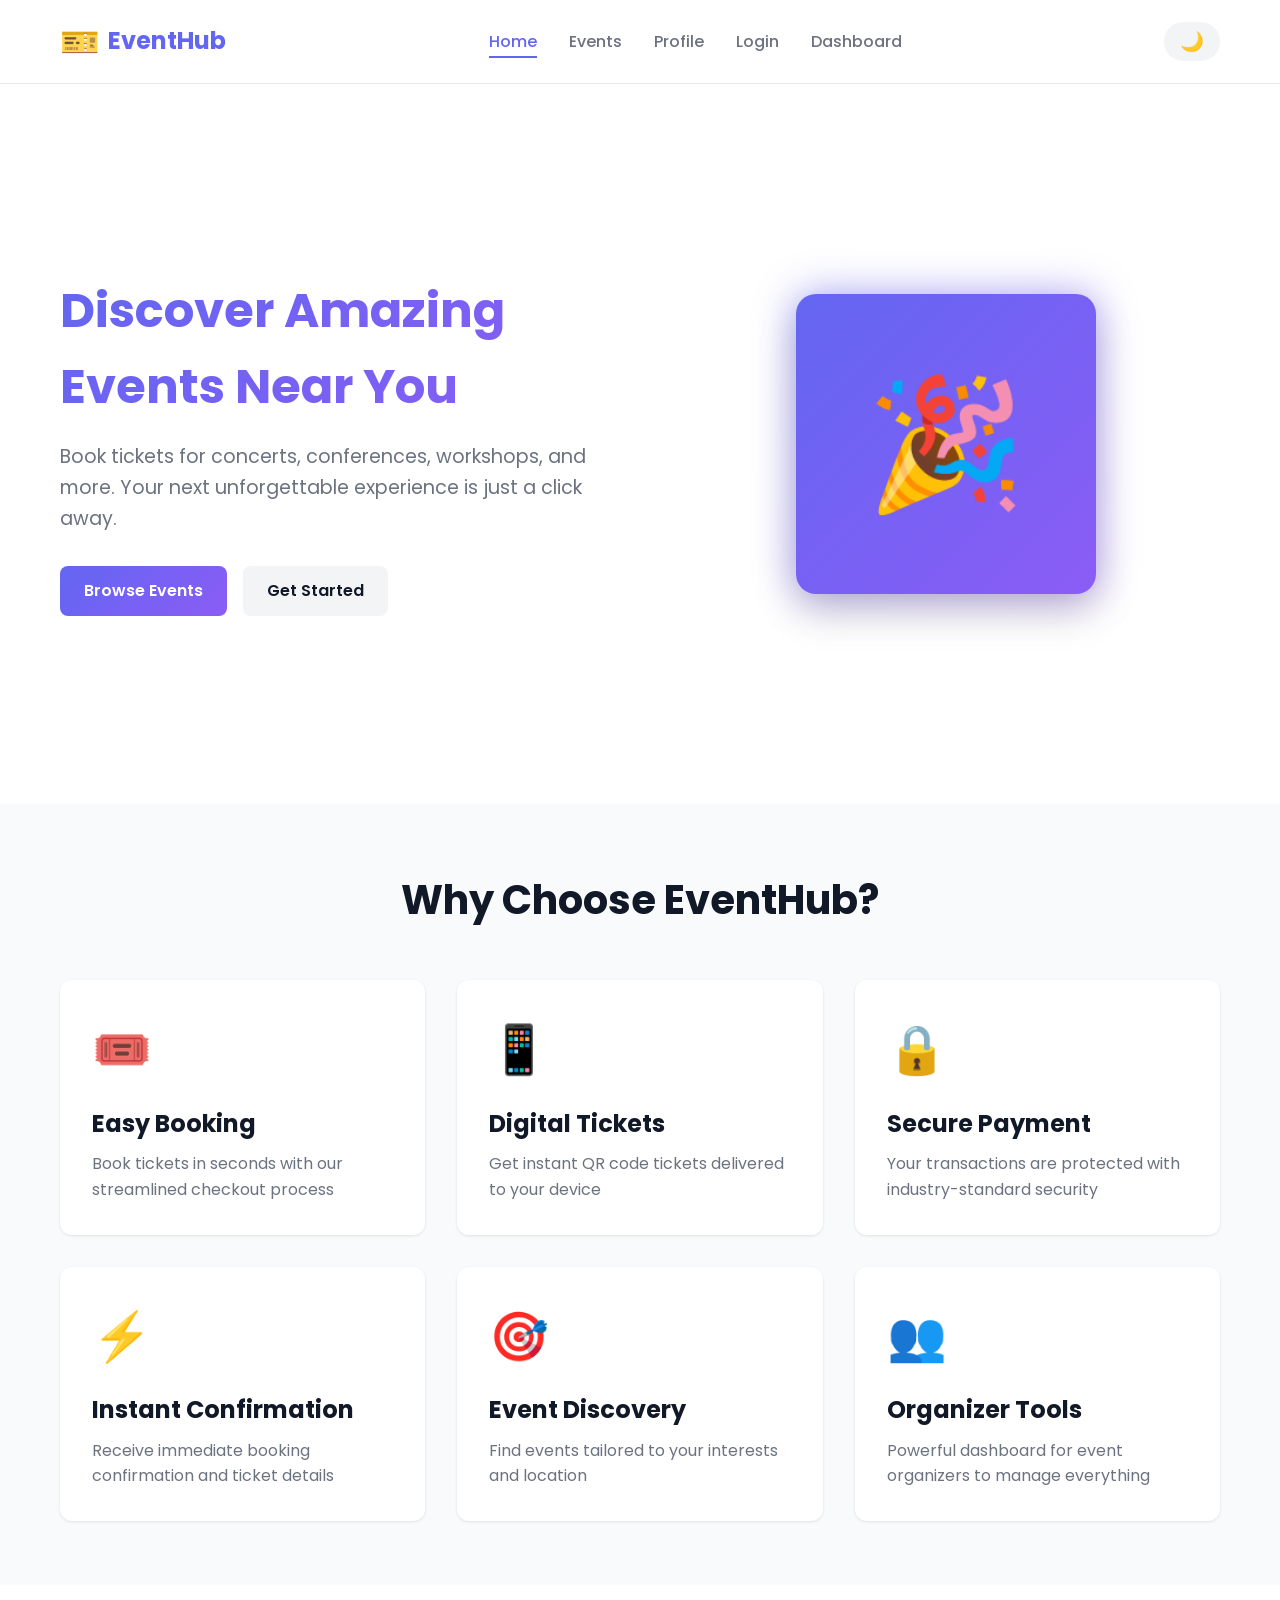
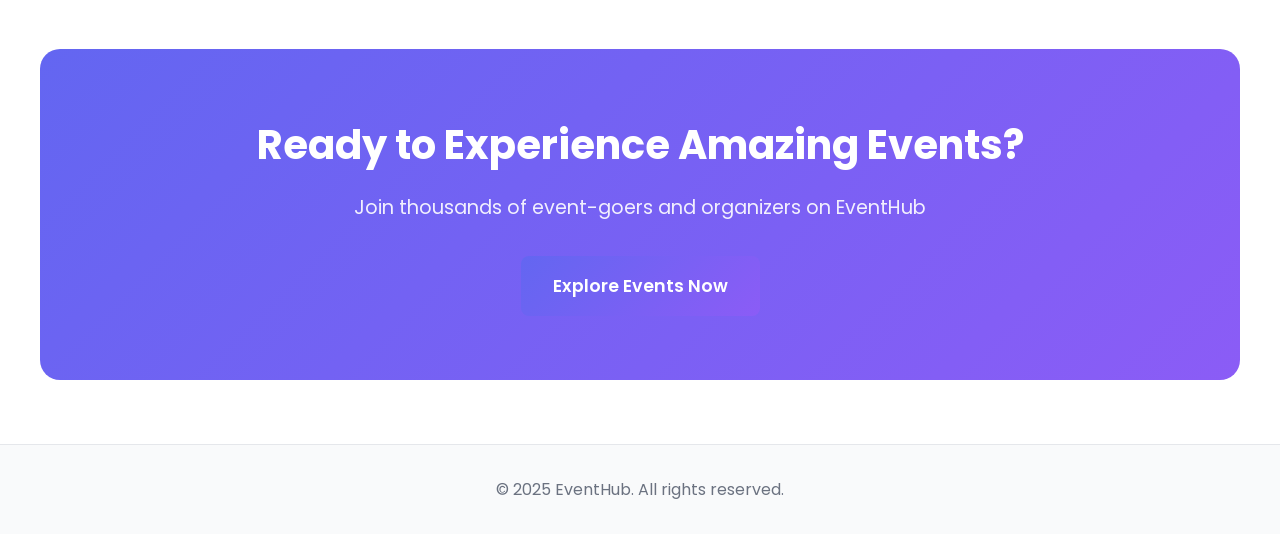
<file: index.html>
<!DOCTYPE html>
<html lang="en">
<head>
    <meta charset="UTF-8">
    <meta name="viewport" content="width=device-width, initial-scale=1.0">
    <title>EventHub - Your Premier Event Ticketing Platform</title>
    <link rel="stylesheet" href="assets/css/styles.css">
    <link rel="preconnect" href="https://fonts.googleapis.com">
    <link rel="preconnect" href="https://fonts.gstatic.com" crossorigin>
    <link href="https://fonts.googleapis.com/css2?family=Poppins:wght@300;400;500;600;700&display=swap" rel="stylesheet">
</head>
<body>
     <!-- Navigation  -->
    <nav class="navbar">
        <div class="container nav-container">
            <div class="logo">
                <span class="logo-icon">🎫</span>
                <span class="logo-text">EventHub</span>
            </div>
            <ul class="nav-links">
                <li><a href="index.html" class="active">Home</a></li>
                <li><a href="events.html">Events</a></li>
                <li><a href="profile.html">Profile</a></li>
                <li><a href="login.html">Login</a></li>
                <li><a href="dashboard.html">Dashboard</a></li>
            </ul>
            <button class="theme-toggle" id="themeToggle" aria-label="Toggle theme">
                <span class="theme-icon">🌙</span>
            </button>
        </div>
    </nav>

     <!-- Hero Section  -->
    <section class="hero">
        <div class="container hero-container">
            <div class="hero-content fade-in">
                <h1 class="hero-title">Discover Amazing Events Near You</h1>
                <p class="hero-subtitle">Book tickets for concerts, conferences, workshops, and more. Your next unforgettable experience is just a click away.</p>
                <div class="hero-buttons">
                    <a href="events.html" class="btn btn-primary">Browse Events</a>
                    <a href="login.html" class="btn btn-secondary">Get Started</a>
                </div>
            </div>
            <div class="hero-image fade-in">
                <div class="hero-card">
                    <div class="card-glow"></div>
                    <span class="hero-emoji">🎉</span>
                </div>
            </div>
        </div>
    </section>

     <!-- Features Section  -->
    <section class="features">
        <div class="container">
            <h2 class="section-title fade-in">Why Choose EventHub?</h2>
            <div class="features-grid">
                <div class="feature-card slide-up">
                    <div class="feature-icon">🎟️</div>
                    <h3>Easy Booking</h3>
                    <p>Book tickets in seconds with our streamlined checkout process</p>
                </div>
                <div class="feature-card slide-up">
                    <div class="feature-icon">📱</div>
                    <h3>Digital Tickets</h3>
                    <p>Get instant QR code tickets delivered to your device</p>
                </div>
                <div class="feature-card slide-up">
                    <div class="feature-icon">🔒</div>
                    <h3>Secure Payment</h3>
                    <p>Your transactions are protected with industry-standard security</p>
                </div>
                <div class="feature-card slide-up">
                    <div class="feature-icon">⚡</div>
                    <h3>Instant Confirmation</h3>
                    <p>Receive immediate booking confirmation and ticket details</p>
                </div>
                <div class="feature-card slide-up">
                    <div class="feature-icon">🎯</div>
                    <h3>Event Discovery</h3>
                    <p>Find events tailored to your interests and location</p>
                </div>
                <div class="feature-card slide-up">
                    <div class="feature-icon">👥</div>
                    <h3>Organizer Tools</h3>
                    <p>Powerful dashboard for event organizers to manage everything</p>
                </div>
            </div>
        </div>
    </section>

     <!-- CTA Section  -->
    <section class="cta">
        <div class="container cta-container fade-in">
            <h2>Ready to Experience Amazing Events?</h2>
            <p>Join thousands of event-goers and organizers on EventHub</p>
            <a href="events.html" class="btn btn-primary btn-large">Explore Events Now</a>
        </div>
    </section>

     <!-- Footer  -->
    <footer class="footer">
        <div class="container">
            <p>&copy; 2025 EventHub. All rights reserved.</p>
        </div>
    </footer>

    <script src="assets/js/script.js"></script>
</body>
</html>
</file>
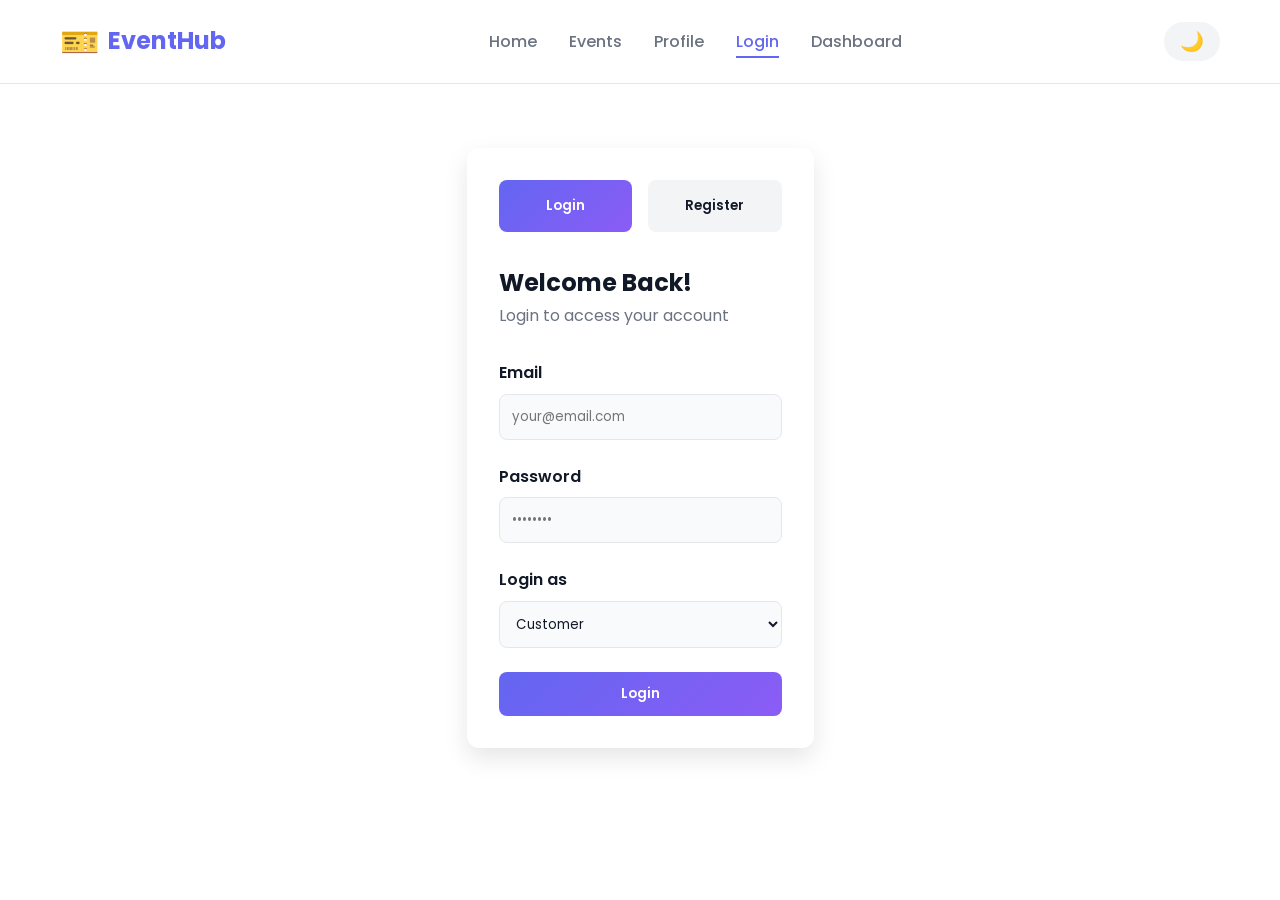
<file: dashboard.html>
<!DOCTYPE html>
<html lang="en">
<head>
    <meta charset="UTF-8">
    <meta name="viewport" content="width=device-width, initial-scale=1.0">
    <title>Organizer Dashboard - EventHub</title>
    <link rel="stylesheet" href="assets/css/styles.css">
    <link rel="preconnect" href="https://fonts.googleapis.com">
    <link rel="preconnect" href="https://fonts.gstatic.com" crossorigin>
    <link href="https://fonts.googleapis.com/css2?family=Poppins:wght@300;400;500;600;700&display=swap" rel="stylesheet">
</head>
<body>
     <!-- Navigation  -->
    <nav class="navbar">
        <div class="container nav-container">
            <div class="logo">
                <span class="logo-icon">🎫</span>
                <span class="logo-text">EventHub</span>
            </div>
            <ul class="nav-links">
                <li><a href="index.html">Home</a></li>
                <li><a href="events.html">Events</a></li>
                <li><a href="profile.html">Profile</a></li>
                <li><a href="checkin.html">Check-in</a></li>
                <li><a href="dashboard.html" class="active">Dashboard</a></li>
                <li><a href="#" id="logoutBtn">Logout</a></li>
            </ul>
            <button class="theme-toggle" id="themeToggle" aria-label="Toggle theme">
                <span class="theme-icon">🌙</span>
            </button>
        </div>
    </nav>

     <!-- Dashboard Section  -->
    <section class="dashboard-section">
        <div class="container">
            <div class="dashboard-header fade-in">
                <h1>Organizer Dashboard</h1>
                <p id="welcomeMessage">Welcome back!</p>
            </div>

             <!-- Create Event Form  -->
            <div class="dashboard-card fade-in">
                <h2>Create New Event</h2>
                <form class="event-form" id="createEventForm">
                    <div class="form-row">
                        <div class="form-group">
                            <label for="eventName">Event Name</label>
                            <input type="text" id="eventName" required placeholder="Summer Music Festival">
                        </div>
                        <div class="form-group">
                            <label for="eventDate">Event Date</label>
                            <input type="datetime-local" id="eventDate" required>
                        </div>
                    </div>
                    <div class="form-row">
                        <div class="form-group">
                            <label for="eventLocation">Location</label>
                            <input type="text" id="eventLocation" required placeholder="Central Park, NY">
                        </div>
                        <div class="form-group">
                            <label for="eventCategory">Category</label>
                            <select id="eventCategory" required>
                                <option value="concert">Concert</option>
                                <option value="conference">Conference</option>
                                <option value="workshop">Workshop</option>
                                <option value="sports">Sports</option>
                                <option value="festival">Festival</option>
                                <option value="other">Other</option>
                            </select>
                        </div>
                    </div>
                    <div class="form-row">
                        <div class="form-group">
                            <label for="eventPrice">Ticket Price ($)</label>
                            <input type="number" id="eventPrice" required min="0" step="0.01" placeholder="50.00">
                        </div>
                        <div class="form-group">
                            <label for="eventTickets">Available Tickets</label>
                            <input type="number" id="eventTickets" required min="1" placeholder="100">
                        </div>
                    </div>
                    <div class="form-group">
                        <label for="eventDescription">Description</label>
                        <textarea id="eventDescription" rows="4" required placeholder="Describe your event..."></textarea>
                    </div>
                    <button type="submit" class="btn btn-primary">Create Event</button>
                </form>
            </div>

             <!-- My Events  -->
            <div class="dashboard-card fade-in">
                <h2>My Events</h2>
                <div id="myEventsList" class="events-list"></div>
                
            </div>
        </div>
    </section>

    <script src="assets/js/dashboard.js"></script>
    <script src="assets/js/script.js"></script>
</body>
</html>
</file>
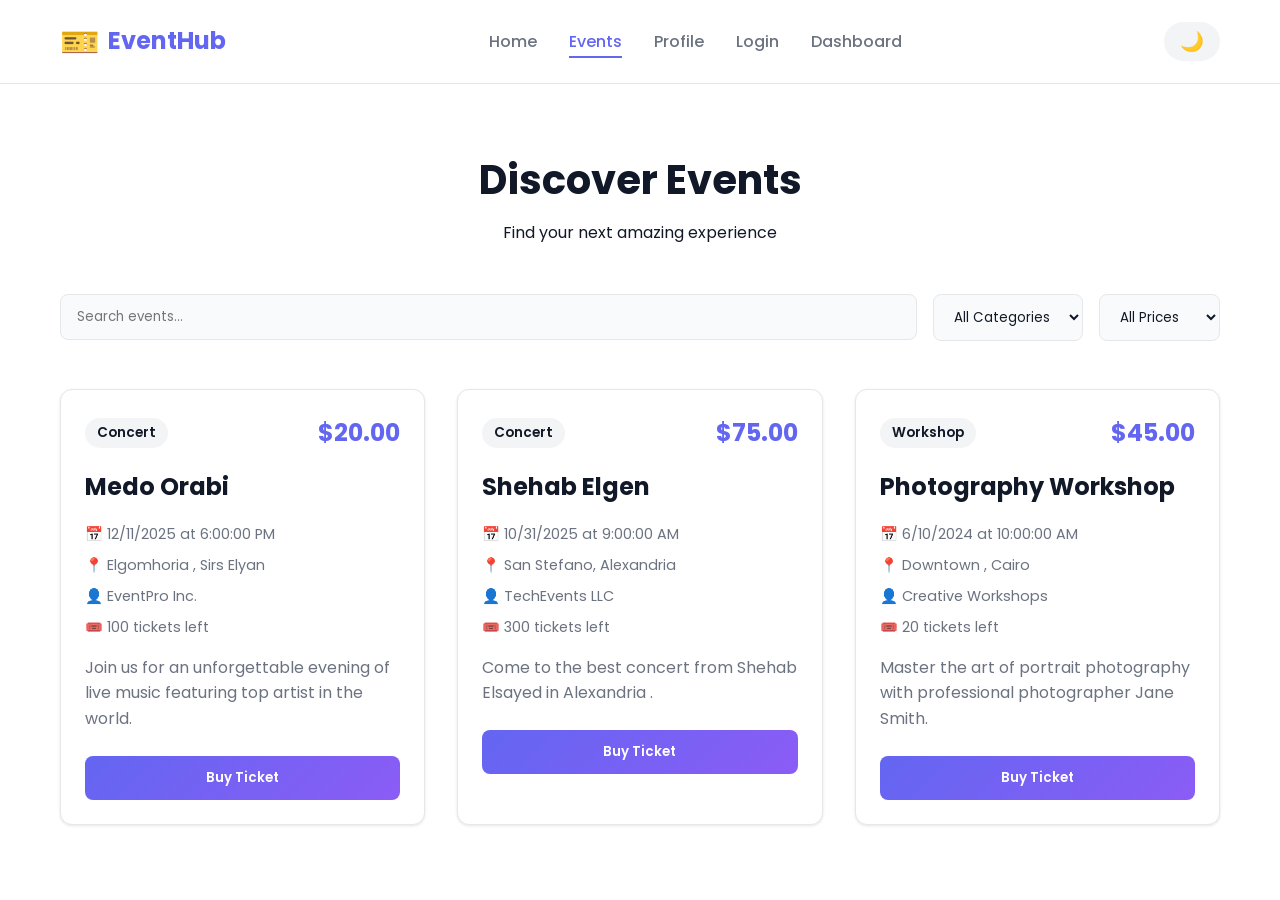
<file: events.html>
<!DOCTYPE html>
<html lang="en">
<head>
    <meta charset="UTF-8">
    <meta name="viewport" content="width=device-width, initial-scale=1.0">
    <title>Browse Events - EventHub</title>
    <link rel="stylesheet" href="assets/css/styles.css">
    <link rel="preconnect" href="https://fonts.googleapis.com">
    <link rel="preconnect" href="https://fonts.gstatic.com" crossorigin>
    <link href="https://fonts.googleapis.com/css2?family=Poppins:wght@300;400;500;600;700&display=swap" rel="stylesheet">
</head>
<body>
     <!-- Navigation  -->
    <nav class="navbar">
        <div class="container nav-container">
            <div class="logo">
                <span class="logo-icon">🎫</span>
                <span class="logo-text">EventHub</span>
            </div>
            <ul class="nav-links">
                <li><a href="index.html">Home</a></li>
                <li><a href="events.html" class="active">Events</a></li>
                <li><a href="profile.html">Profile</a></li>
                <li><a href="login.html">Login</a></li>
                <li><a href="dashboard.html">Dashboard</a></li>
            </ul>
            <button class="theme-toggle" id="themeToggle" aria-label="Toggle theme">
                <span class="theme-icon">🌙</span>
            </button>
        </div>
    </nav>

     <!-- Events Section  -->
    <section class="events-section">
        <div class="container">
            <div class="events-header fade-in">
                <h1>Discover Events</h1>
                <p>Find your next amazing experience</p>
            </div>

             <!-- Search and Filter  -->
            <div class="events-controls fade-in">
                <div class="search-box">
                    <input type="text" id="searchInput" placeholder="Search events...">
                </div>
                <div class="filter-box">
                    <select id="categoryFilter">
                        <option value="all">All Categories</option>
                        <option value="concert">Concert</option>
                        <option value="conference">Conference</option>
                        <option value="workshop">Workshop</option>
                        <option value="sports">Sports</option>
                        <option value="festival">Festival</option>
                        <option value="other">Other</option>
                    </select>
                </div>
                <div class="filter-box">
                    <select id="priceFilter">
                        <option value="all">All Prices</option>
                        <option value="free">Free</option>
                        <option value="0-50">$0 - $50</option>
                        <option value="50-100">$50 - $100</option>
                        <option value="100+">$100+</option>
                    </select>
                </div>
            </div>

             <!-- Events Grid  -->
            <div id="eventsGrid" class="events-grid"></div>
        </div>
    </section>

     <!-- Purchase Modal  -->
    <div id="purchaseModal" class="modal">
        <div class="modal-content">
            <span class="modal-close">&times;</span>
            <h2>Purchase Ticket</h2>
            <div id="modalEventDetails"></div>
            <form id="purchaseForm">
                <div class="form-group">
                    <label for="buyerName">Your Name</label>
                    <input type="text" id="buyerName" required placeholder="John Doe">
                </div>
                <div class="form-group">
                    <label for="buyerEmail">Email</label>
                    <input type="email" id="buyerEmail" required placeholder="your@email.com">
                </div>
                <div class="form-group">
                    <label for="ticketQuantity">Number of Tickets</label>
                    <input type="number" id="ticketQuantity" min="1" value="1" required>
                </div>
                <button type="submit" class="btn btn-primary btn-full">Complete Purchase</button>
            </form>
        </div>
    </div>


    <script src="assets/js/script.js"></script>
    <script src="assets/js/events.js"></script>
</body>
</html>
</file>
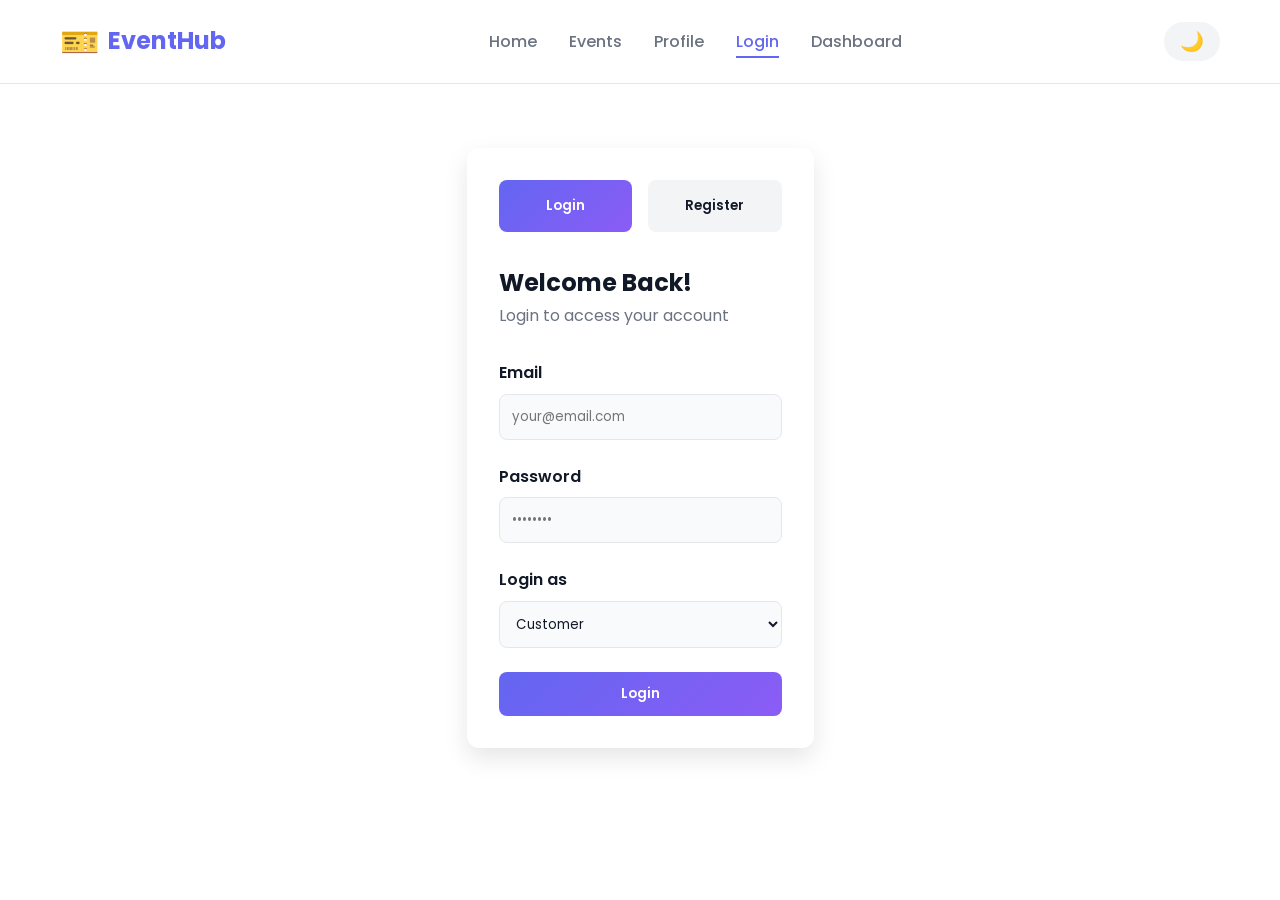
<file: login.html>
<!DOCTYPE html>
<html lang="en">
<head>
    <meta charset="UTF-8">
    <meta name="viewport" content="width=device-width, initial-scale=1.0">
    <title>Login / Register - EventHub</title>
    <link rel="stylesheet" href="assets/css/styles.css">
    <link rel="preconnect" href="https://fonts.googleapis.com">
    <link rel="preconnect" href="https://fonts.gstatic.com" crossorigin>
    <link href="https://fonts.googleapis.com/css2?family=Poppins:wght@300;400;500;600;700&display=swap" rel="stylesheet">
</head>
<body>
     <!-- Navigation  -->
    <nav class="navbar">
        <div class="container nav-container">
            <div class="logo">
                <span class="logo-icon">🎫</span>
                <span class="logo-text">EventHub</span>
            </div>
            <ul class="nav-links">
                <li><a href="index.html">Home</a></li>
                <li><a href="events.html">Events</a></li>
                <li><a href="profile.html">Profile</a></li>
                <li><a href="login.html" class="active">Login</a></li>
                <li><a href="dashboard.html">Dashboard</a></li>
            </ul>
            <button class="theme-toggle" id="themeToggle" aria-label="Toggle theme">
                <span class="theme-icon">🌙</span>
            </button>
        </div>
    </nav>

     <!-- Auth Section  -->
    <section class="auth-section">
        <div class="container">
            <div class="auth-container fade-in">
                <div class="auth-tabs">
                    <button class="auth-tab active" data-tab="login">Login</button>
                    <button class="auth-tab" data-tab="register">Register</button>
                </div>

                 <!-- Login Form  -->
                <div class="auth-form-container active" id="loginForm">
                    <h2>Welcome Back!</h2>
                    <p class="auth-subtitle">Login to access your account</p>
                    <form class="auth-form" id="loginFormElement">
                        <div class="form-group">
                            <label for="loginEmail">Email</label>
                            <input type="email" id="loginEmail" required placeholder="your@email.com">
                        </div>
                        <div class="form-group">
                            <label for="loginPassword">Password</label>
                            <input type="password" id="loginPassword" required placeholder="••••••••">
                        </div>
                        <div class="form-group">
                            <label for="loginUserType">Login as</label>
                            <select id="loginUserType" required>
                                <option value="customer">Customer</option>
                                <option value="organizer">Event Organizer</option>
                            </select>
                        </div>
                        <button type="submit" class="btn btn-primary btn-full">Login</button>
                    </form>
                </div>

                 <!-- Register Form  -->
                <div class="auth-form-container" id="registerForm">
                    <h2>Create Account</h2>
                    <p class="auth-subtitle">Join EventHub today</p>
                    <form class="auth-form" id="registerFormElement">
                        <div class="form-group">
                            <label for="registerName">Full Name</label>
                            <input type="text" id="registerName" required placeholder="John Doe">
                        </div>
                        <div class="form-group">
                            <label for="registerEmail">Email</label>
                            <input type="email" id="registerEmail" required placeholder="your@email.com">
                        </div>
                        <div class="form-group">
                            <label for="registerPassword">Password</label>
                            <input type="password" id="registerPassword" required placeholder="••••••••">
                        </div>
                        <div class="form-group">
                            <label for="registerUserType">Register as</label>
                            <select id="registerUserType" required>
                                <option value="customer">Customer</option>
                                <option value="organizer">Event Organizer</option>
                            </select>
                        </div>
                        <button type="submit" class="btn btn-primary btn-full">Create Account</button>
                    </form>
                </div>
            </div>
        </div>
    </section>

    <script src="assets/js/script.js"></script>
    <script src="assets/js/login.js"></script>
</body>
</html>
</file>
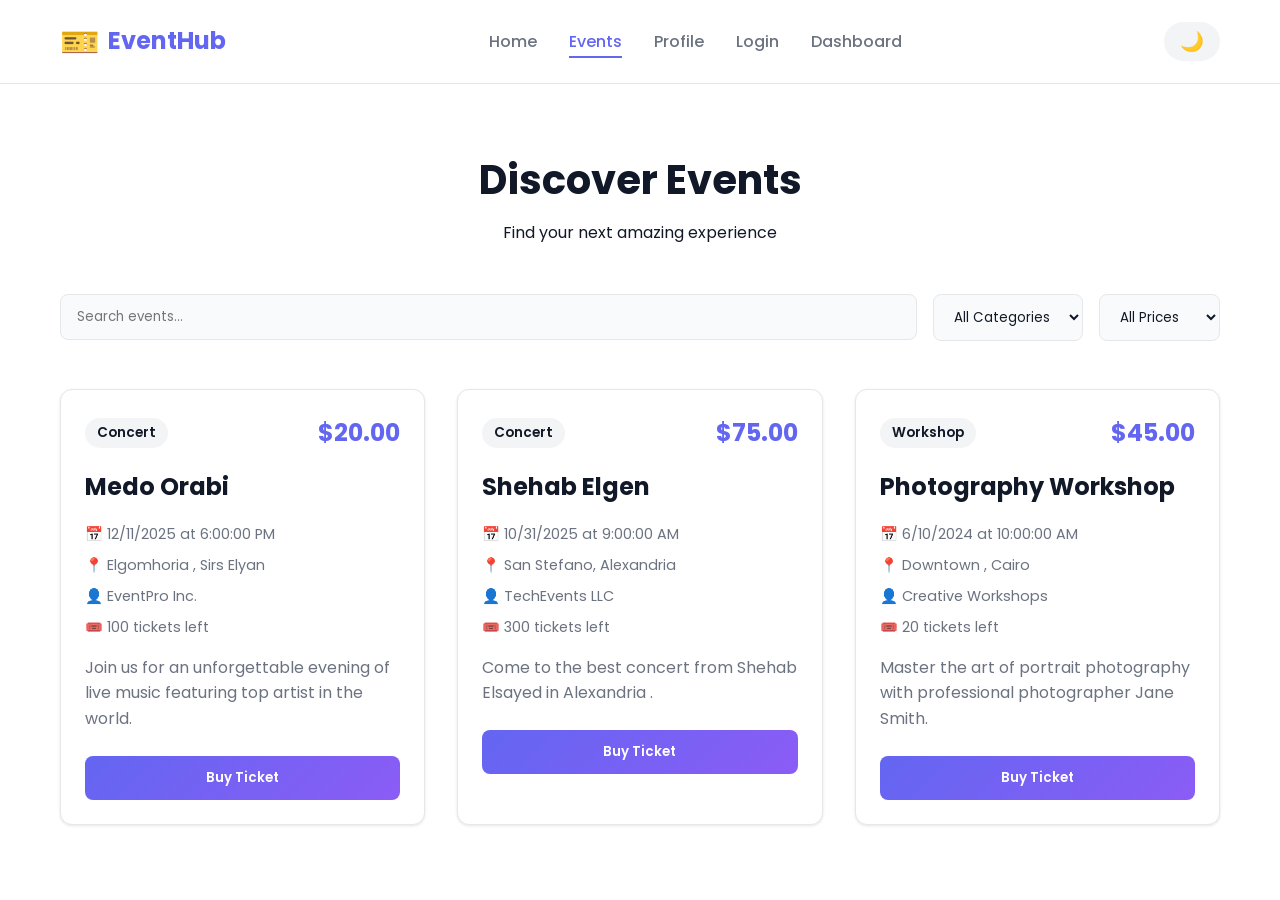
<file: payment.html>
<!DOCTYPE html>
<html lang="en">
<head>
    <meta charset="UTF-8">
    <meta name="viewport" content="width=device-width, initial-scale=1.0">
    <title>Payment - EventHub</title>
    <link rel="stylesheet" href="assets/css/styles.css">
    <link rel="preconnect" href="https://fonts.googleapis.com">
    <link rel="preconnect" href="https://fonts.gstatic.com" crossorigin>
    <link href="https://fonts.googleapis.com/css2?family=Poppins:wght@300;400;500;600;700&display=swap" rel="stylesheet">
</head>
<body>
     <!-- Navigation  -->
    <nav class="navbar">
        <div class="container nav-container">
            <div class="logo">
                <span class="logo-icon">🎫</span>
                <span class="logo-text">EventHub</span>
            </div>
            <ul class="nav-links">
                <li><a href="index.html">Home</a></li>
                <li><a href="events.html">Events</a></li>
                <li><a href="profile.html">Profile</a></li>
                <li><a href="login.html">Login</a></li>
                <li><a href="dashboard.html">Dashboard</a></li>
            </ul>
            <button class="theme-toggle" id="themeToggle" aria-label="Toggle theme">
                <span class="theme-icon">🌙</span>
            </button>
        </div>
    </nav>

     <!-- Payment Section  -->
    <section class="payment-section">
        <div class="container">
            <div class="payment-container fade-in">
                <div class="payment-header">
                    <h1>Complete Your Payment</h1>
                    <p>Secure payment powered by Visa</p>
                </div>

                <div class="payment-grid">
                     <!-- Order Summary  -->
                    <div class="order-summary-card slide-up">
                        <h2>Order Summary</h2>
                        <div id="orderSummary" class="order-details"></div>
                    </div>

                     <!-- Payment Form  -->
                    <div class="payment-form-card slide-up">
                        <h2>Payment Details</h2>
                        <div class="payment-method-badge">
                            <span class="visa-logo">VISA</span>
                            <span class="secure-badge">🔒 Secure Payment</span>
                        </div>
                        
                        <form id="paymentForm" class="payment-form">
                            <div class="form-group">
                                <label for="cardholderName">Cardholder Name</label>
                                <input type="text" id="cardholderName" required placeholder="John Doe" autocomplete="cc-name">
                            </div>

                            <div class="form-group">
                                <label for="cardNumber">Card Number</label>
                                <input type="text" id="cardNumber" required placeholder="1234 5678 9012 3456" maxlength="19" autocomplete="cc-number">
                                <div class="card-type-indicator" id="cardTypeIndicator"></div>
                            </div>

                            <div class="form-row">
                                <div class="form-group">
                                    <label for="expiryDate">Expiry Date</label>
                                    <input type="text" id="expiryDate" required placeholder="MM/YY" maxlength="5" autocomplete="cc-exp">
                                </div>
                                <div class="form-group">
                                    <label for="cvv">CVV</label>
                                    <input type="text" id="cvv" required placeholder="123" maxlength="3" autocomplete="cc-csc">
                                </div>
                            </div>

                            <div class="form-group">
                                <label for="billingEmail">Billing Email</label>
                                <input type="email" id="billingEmail" required placeholder="your@email.com" autocomplete="email">
                            </div>

                            <div class="payment-total">
                                <span>Total Amount:</span>
                                <span id="totalAmount" class="total-price">$0.00</span>
                            </div>

                            <button type="submit" class="btn btn-primary btn-full btn-large">
                                <span id="payButtonText">Pay Now</span>
                            </button>

                            <div class="payment-security-info">
                                <p>🔒 Your payment information is encrypted and secure</p>
                            </div>
                        </form>
                    </div>
                </div>
            </div>
        </div>
    </section>

     <!-- Processing Modal  -->
    <div id="processingModal" class="modal">
        <div class="modal-content processing-modal">
            <div class="processing-animation">
                <div class="spinner"></div>
                <h3>Processing Payment...</h3>
                <p>Please wait while we process your transaction</p>
            </div>
        </div>
    </div>

    <script src="assets/js/script.js"></script>
    <script src="assets/js/payment.js"></script>
</body>
</html>
</file>
<file: assets/css/styles.css>
/* Global Styles */
:root {
  --primary-color: #6366f1;
  --primary-dark: #4f46e5;
  --secondary-color: #8b5cf6;
  --success-color: #10b981;
  --error-color: #ef4444;
  --warning-color: #f59e0b;
  --bg-primary: #ffffff;
  --bg-secondary: #f9fafb;
  --bg-tertiary: #f3f4f6;
  --text-primary: #111827;
  --text-secondary: #6b7280;
  --border-color: #e5e7eb;
  --shadow: 0 1px 3px rgba(0, 0, 0, 0.1);
  --shadow-lg: 0 10px 25px rgba(0, 0, 0, 0.1);
  --shadow-xl: 0 20px 40px rgba(0, 0, 0, 0.15);
}

[data-theme="dark"] {
  --bg-primary: #111827;
  --bg-secondary: #1f2937;
  --bg-tertiary: #374151;
  --text-primary: #f9fafb;
  --text-secondary: #9ca3af;
  --border-color: #374151;
  --shadow: 0 1px 3px rgba(0, 0, 0, 0.3);
  --shadow-lg: 0 10px 25px rgba(0, 0, 0, 0.4);
  --shadow-xl: 0 20px 40px rgba(0, 0, 0, 0.5);
}

* {
  margin: 0;
  padding: 0;
  box-sizing: border-box;
}

body {
  font-family: "Poppins", sans-serif;
  background-color: var(--bg-primary);
  color: var(--text-primary);
  line-height: 1.6;
  transition: background-color 0.3s ease, color 0.3s ease;
}

.container {
  max-width: 1200px;
  margin: 0 auto;
  padding: 0 20px;
}

/* Navigation */
.navbar {
  background-color: var(--bg-primary);
  border-bottom: 1px solid var(--border-color);
  padding: 1rem 0;
  position: sticky;
  top: 0;
  z-index: 1000;
  backdrop-filter: blur(10px);
  transition: all 0.3s ease;
}

.nav-container {
  display: flex;
  justify-content: space-between;
  align-items: center;
}

.logo {
  display: flex;
  align-items: center;
  gap: 0.5rem;
  font-size: 1.5rem;
  font-weight: 700;
  color: var(--primary-color);
  text-decoration: none;
}

.logo-icon {
  font-size: 2rem;
}

.nav-links {
  display: flex;
  list-style: none;
  gap: 2rem;
  align-items: center;
}

.nav-links a {
  color: var(--text-secondary);
  text-decoration: none;
  font-weight: 500;
  transition: color 0.3s ease;
  position: relative;
}

.nav-links a:hover,
.nav-links a.active {
  color: var(--primary-color);
}

.nav-links a::after {
  content: "";
  position: absolute;
  bottom: -5px;
  left: 0;
  width: 0;
  height: 2px;
  background-color: var(--primary-color);
  transition: width 0.3s ease;
}

.nav-links a:hover::after,
.nav-links a.active::after {
  width: 100%;
}

.theme-toggle {
  background: var(--bg-tertiary);
  border: none;
  padding: 0.5rem 1rem;
  border-radius: 50px;
  cursor: pointer;
  font-size: 1.2rem;
  transition: all 0.3s ease;
}

.theme-toggle:hover {
  transform: scale(1.1);
  box-shadow: var(--shadow);
}

/* Buttons */
.btn {
  padding: 0.75rem 1.5rem;
  border: none;
  border-radius: 8px;
  font-weight: 600;
  cursor: pointer;
  transition: all 0.3s ease;
  text-decoration: none;
  display: inline-block;
  font-family: "Poppins", sans-serif;
}

.btn-primary {
  background: linear-gradient(135deg, var(--primary-color), var(--secondary-color));
  color: white;
}

.btn-primary:hover {
  transform: translateY(-2px);
  box-shadow: var(--shadow-lg);
}

.btn-secondary {
  background: var(--bg-tertiary);
  color: var(--text-primary);
}

.btn-secondary:hover {
  background: var(--bg-secondary);
  transform: translateY(-2px);
}

.btn-full {
  width: 100%;
}

.btn-large {
  padding: 1rem 2rem;
  font-size: 1.1rem;
}

.btn-small {
  padding: 0.5rem 1rem;
  font-size: 0.9rem;
}

/* Hero Section */
.hero {
  padding: 4rem 0;
  min-height: 80vh;
  display: flex;
  align-items: center;
}

.hero-container {
  display: grid;
  grid-template-columns: 1fr 1fr;
  gap: 4rem;
  align-items: center;
}

.hero-title {
  font-size: 3rem;
  font-weight: 700;
  margin-bottom: 1rem;
  background: linear-gradient(135deg, var(--primary-color), var(--secondary-color));
  -webkit-background-clip: text;
  -webkit-text-fill-color: transparent;
  background-clip: text;
}

.hero-subtitle {
  font-size: 1.2rem;
  color: var(--text-secondary);
  margin-bottom: 2rem;
}

.hero-buttons {
  display: flex;
  gap: 1rem;
}

.hero-image {
  display: flex;
  justify-content: center;
  align-items: center;
}

.hero-card {
  position: relative;
  width: 300px;
  height: 300px;
  background: linear-gradient(135deg, var(--primary-color), var(--secondary-color));
  border-radius: 20px;
  display: flex;
  justify-content: center;
  align-items: center;
  box-shadow: var(--shadow-xl);
  animation: float 3s ease-in-out infinite;
}

.hero-emoji {
  font-size: 8rem;
}

.card-glow {
  position: absolute;
  inset: -2px;
  background: linear-gradient(135deg, var(--primary-color), var(--secondary-color));
  border-radius: 20px;
  opacity: 0.5;
  filter: blur(20px);
  z-index: -1;
}

@keyframes float {
  0%,
  100% {
    transform: translateY(0);
  }
  50% {
    transform: translateY(-20px);
  }
}

/* Features Section */
.features {
  padding: 4rem 0;
  background-color: var(--bg-secondary);
}

.section-title {
  text-align: center;
  font-size: 2.5rem;
  font-weight: 700;
  margin-bottom: 3rem;
}

.features-grid {
  display: grid;
  grid-template-columns: repeat(auto-fit, minmax(300px, 1fr));
  gap: 2rem;
}

.feature-card {
  background: var(--bg-primary);
  padding: 2rem;
  border-radius: 12px;
  box-shadow: var(--shadow);
  transition: all 0.3s ease;
}

.feature-card:hover {
  transform: translateY(-5px);
  box-shadow: var(--shadow-lg);
}

.feature-icon {
  font-size: 3rem;
  margin-bottom: 1rem;
}

.feature-card h3 {
  font-size: 1.5rem;
  margin-bottom: 0.5rem;
}

.feature-card p {
  color: var(--text-secondary);
}

/* CTA Section */
.cta {
  padding: 4rem 0;
  text-align: center;
}

.cta-container {
  background: linear-gradient(135deg, var(--primary-color), var(--secondary-color));
  padding: 4rem 2rem;
  border-radius: 20px;
  color: white;
}

.cta h2 {
  font-size: 2.5rem;
  margin-bottom: 1rem;
}

.cta p {
  font-size: 1.2rem;
  margin-bottom: 2rem;
  opacity: 0.9;
}

/* Footer */
.footer {
  background-color: var(--bg-secondary);
  padding: 2rem 0;
  text-align: center;
  color: var(--text-secondary);
  border-top: 1px solid var(--border-color);
}

/* Auth Section */
.auth-section {
  padding: 4rem 0;
  min-height: 80vh;
  display: flex;
  align-items: center;
}

.auth-container {
  max-width: 500px;
  margin: 0 auto;
  background: var(--bg-primary);
  padding: 2rem;
  border-radius: 12px;
  box-shadow: var(--shadow-lg);
}

.auth-tabs {
  display: flex;
  gap: 1rem;
  margin-bottom: 2rem;
}

.auth-tab {
  flex: 1;
  padding: 1rem;
  background: var(--bg-tertiary);
  border: none;
  border-radius: 8px;
  font-weight: 600;
  cursor: pointer;
  transition: all 0.3s ease;
  font-family: "Poppins", sans-serif;
  color: var(--text-primary);
}

.auth-tab.active {
  background: linear-gradient(135deg, var(--primary-color), var(--secondary-color));
  color: white;
}

.auth-form-container {
  display: none;
}

.auth-form-container.active {
  display: block;
}

.auth-subtitle {
  color: var(--text-secondary);
  margin-bottom: 2rem;
}

.auth-form {
  display: flex;
  flex-direction: column;
  gap: 1.5rem;
}

.form-group {
  display: flex;
  flex-direction: column;
  gap: 0.5rem;
}

.form-group label {
  font-weight: 600;
  color: var(--text-primary);
}

.form-group input,
.form-group select,
.form-group textarea {
  padding: 0.75rem;
  border: 1px solid var(--border-color);
  border-radius: 8px;
  font-family: "Poppins", sans-serif;
  background: var(--bg-secondary);
  color: var(--text-primary);
  transition: all 0.3s ease;
}

.form-group input:focus,
.form-group select:focus,
.form-group textarea:focus {
  outline: none;
  border-color: var(--primary-color);
  box-shadow: 0 0 0 3px rgba(99, 102, 241, 0.1);
}

/* Dashboard */
.dashboard-section {
  padding: 4rem 0;
  min-height: 80vh;
}

.dashboard-header {
  margin-bottom: 3rem;
}

.dashboard-header h1 {
  font-size: 2.5rem;
  margin-bottom: 0.5rem;
}

.dashboard-card {
  background: var(--bg-primary);
  padding: 2rem;
  border-radius: 12px;
  box-shadow: var(--shadow);
  margin-bottom: 2rem;
}

.dashboard-card h2 {
  margin-bottom: 1.5rem;
}

.event-form {
  display: flex;
  flex-direction: column;
  gap: 1.5rem;
}

.form-row {
  display: grid;
  grid-template-columns: 1fr 1fr;
  gap: 1rem;
}

.events-list {
  display: flex;
  flex-direction: column;
  gap: 1rem;
}

.event-item {
  background: var(--bg-secondary);
  padding: 1.5rem;
  border-radius: 8px;
  border: 1px solid var(--border-color);
}

.event-item-header {
  display: flex;
  justify-content: space-between;
  align-items: center;
  margin-bottom: 1rem;
}

.event-item h3 {
  margin: 0;
}

.event-badge {
  background: var(--primary-color);
  color: white;
  padding: 0.25rem 0.75rem;
  border-radius: 20px;
  font-size: 0.85rem;
  font-weight: 600;
}

.event-item-details {
  display: grid;
  grid-template-columns: repeat(2, 1fr);
  gap: 0.5rem;
  margin-bottom: 1rem;
}

.event-item-details p {
  color: var(--text-secondary);
  font-size: 0.9rem;
}

/* Events Page */
.events-section {
  padding: 4rem 0;
  min-height: 80vh;
}

.events-header {
  text-align: center;
  margin-bottom: 3rem;
}

.events-header h1 {
  font-size: 2.5rem;
  margin-bottom: 0.5rem;
}

.events-controls {
  display: flex;
  gap: 1rem;
  margin-bottom: 3rem;
  flex-wrap: wrap;
}

.search-box {
  flex: 1;
  min-width: 250px;
}

.search-box input {
  width: 100%;
  padding: 0.75rem 1rem;
  border: 1px solid var(--border-color);
  border-radius: 8px;
  font-family: "Poppins", sans-serif;
  background: var(--bg-secondary);
  color: var(--text-primary);
}

.filter-box select {
  padding: 0.75rem 1rem;
  border: 1px solid var(--border-color);
  border-radius: 8px;
  font-family: "Poppins", sans-serif;
  background: var(--bg-secondary);
  color: var(--text-primary);
  cursor: pointer;
}

.events-grid {
  display: grid;
  grid-template-columns: repeat(auto-fill, minmax(320px, 1fr));
  gap: 2rem;
}

.event-card {
  background: var(--bg-primary);
  border-radius: 12px;
  padding: 1.5rem;
  box-shadow: var(--shadow);
  transition: all 0.3s ease;
  border: 1px solid var(--border-color);
}

.event-card:hover {
  transform: translateY(-5px);
  box-shadow: var(--shadow-lg);
}

.event-card-header {
  display: flex;
  justify-content: space-between;
  align-items: center;
  margin-bottom: 1rem;
}

.event-category-badge {
  background: var(--bg-tertiary);
  padding: 0.25rem 0.75rem;
  border-radius: 20px;
  font-size: 0.85rem;
  font-weight: 600;
  text-transform: capitalize;
}

.event-price {
  font-size: 1.5rem;
  font-weight: 700;
  color: var(--primary-color);
}

.event-card-title {
  font-size: 1.5rem;
  margin-bottom: 1rem;
}

.event-card-details {
  margin-bottom: 1rem;
}

.event-card-details p {
  color: var(--text-secondary);
  font-size: 0.9rem;
  margin-bottom: 0.5rem;
}

.event-card-description {
  color: var(--text-secondary);
  margin-bottom: 1.5rem;
  line-height: 1.6;
}

/* Modal */
.modal {
  display: none;
  position: fixed;
  inset: 0;
  background: rgba(0, 0, 0, 0.7);
  z-index: 2000;
  align-items: center;
  justify-content: center;
  backdrop-filter: blur(5px);
}

.modal-content {
  background: var(--bg-primary);
  padding: 2rem;
  border-radius: 12px;
  max-width: 500px;
  width: 90%;
  max-height: 90vh;
  overflow-y: auto;
  position: relative;
  box-shadow: var(--shadow-xl);
}

.modal-close {
  position: absolute;
  top: 1rem;
  right: 1rem;
  font-size: 2rem;
  cursor: pointer;
  color: var(--text-secondary);
  transition: color 0.3s ease;
}

.modal-close:hover {
  color: var(--text-primary);
}

.modal-event-info {
  background: var(--bg-secondary);
  padding: 1rem;
  border-radius: 8px;
  margin-bottom: 1.5rem;
}

.modal-event-info h3 {
  margin-bottom: 0.5rem;
}

.modal-event-info p {
  color: var(--text-secondary);
  margin-bottom: 0.25rem;
}

/* Modal Header and Close Button Styles */
.modal-header {
  display: flex;
  justify-content: space-between;
  align-items: center;
  margin-bottom: 1.5rem;
  padding-bottom: 1rem;
  border-bottom: 1px solid var(--border-color);
}

.modal-header h2 {
  margin: 0;
  font-size: 1.5rem;
}

.close-btn {
  background: none;
  border: none;
  font-size: 2rem;
  cursor: pointer;
  color: var(--text-secondary);
  transition: color 0.3s ease;
  padding: 0;
  width: 40px;
  height: 40px;
  display: flex;
  align-items: center;
  justify-content: center;
}

.close-btn:hover {
  color: var(--text-primary);
}

/* Edit Profile Form Styles */
.edit-profile-form {
  display: flex;
  flex-direction: column;
  gap: 1.5rem;
}

.edit-profile-form .form-group {
  display: flex;
  flex-direction: column;
  gap: 0.5rem;
}

.edit-profile-form .form-group label {
  font-weight: 600;
  color: var(--text-primary);
}

.edit-profile-form .form-group input {
  padding: 0.75rem;
  border: 1px solid var(--border-color);
  border-radius: 8px;
  font-family: "Poppins", sans-serif;
  background: var(--bg-secondary);
  color: var(--text-primary);
  transition: all 0.3s ease;
}

.edit-profile-form .form-group input:focus {
  outline: none;
  border-color: var(--primary-color);
  box-shadow: 0 0 0 3px rgba(99, 102, 241, 0.1);
}

.edit-profile-form .form-group small {
  color: var(--text-secondary);
  font-size: 0.85rem;
}

/* Form Actions Button Container */
.form-actions {
  display: flex;
  gap: 1rem;
  margin-top: 1rem;
}

.form-actions .btn {
  flex: 1;
}

/* Tickets Page */
.tickets-section {
  padding: 4rem 0;
  min-height: 80vh;
}

.tickets-header {
  text-align: center;
  margin-bottom: 3rem;
}

.tickets-header h1 {
  font-size: 2.5rem;
  margin-bottom: 0.5rem;
}

.tickets-container {
  display: flex;
  flex-direction: column;
  gap: 2rem;
}

.ticket-card {
  background: var(--bg-primary);
  border-radius: 12px;
  padding: 2rem;
  box-shadow: var(--shadow-lg);
  border: 2px solid var(--border-color);
}

.ticket-header {
  display: flex;
  justify-content: space-between;
  align-items: center;
  margin-bottom: 1.5rem;
  padding-bottom: 1rem;
  border-bottom: 2px dashed var(--border-color);
}

.ticket-header h2 {
  margin: 0;
}

.ticket-status {
  padding: 0.5rem 1rem;
  border-radius: 20px;
  font-weight: 600;
  font-size: 0.9rem;
}

.ticket-status.valid {
  background: var(--success-color);
  color: white;
}

.ticket-status.used {
  background: var(--text-secondary);
  color: white;
}

.ticket-details {
  display: grid;
  grid-template-columns: 1fr auto;
  gap: 2rem;
  align-items: center;
}

.ticket-info p {
  margin-bottom: 0.5rem;
  color: var(--text-secondary);
}

.ticket-info strong {
  color: var(--text-primary);
}

.ticket-qr {
  text-align: center;
}

.qr-code {
  background: white;
  padding: 1rem;
  border-radius: 8px;
  display: inline-block;
  margin-bottom: 0.5rem;
}

.qr-label {
  color: var(--text-secondary);
  font-size: 0.9rem;
}

.ticket-footer {
  display: flex;
  gap: 1rem;
  margin-top: 1.5rem;
  padding-top: 1rem;
  border-top: 2px dashed var(--border-color);
}

/* Check-in Page */
.checkin-section {
  padding: 4rem 0;
  min-height: 80vh;
}

.checkin-header {
  text-align: center;
  margin-bottom: 3rem;
}

.checkin-header h1 {
  font-size: 2.5rem;
  margin-bottom: 0.5rem;
}

.checkin-container {
  display: grid;
  grid-template-columns: 1fr 1fr;
  gap: 2rem;
  margin-bottom: 3rem;
}

.scanner-card,
.scan-result-card {
  background: var(--bg-primary);
  padding: 2rem;
  border-radius: 12px;
  box-shadow: var(--shadow);
}

.scanner-card h2,
.scan-result-card h2 {
  margin-bottom: 1.5rem;
}

.qr-reader {
  width: 100%;
  border-radius: 8px;
  overflow: hidden;
  margin-bottom: 1rem;
  background: var(--bg-secondary);
  min-height: 300px;
}

.scanner-controls {
  display: flex;
  gap: 1rem;
}

.scan-result {
  min-height: 300px;
  display: flex;
  align-items: center;
  justify-content: center;
}

.scan-result-success,
.scan-result-error {
  text-align: center;
  padding: 2rem;
}

.scan-result-icon {
  font-size: 4rem;
  margin-bottom: 1rem;
}

.scan-result-success h3 {
  color: var(--success-color);
  margin-bottom: 1rem;
}

.scan-result-error h3 {
  color: var(--error-color);
  margin-bottom: 1rem;
}

.scan-result-details {
  background: var(--bg-secondary);
  padding: 1rem;
  border-radius: 8px;
  text-align: left;
  margin-top: 1rem;
}

.scan-result-details p {
  margin-bottom: 0.5rem;
  color: var(--text-secondary);
}

.checkin-history {
  background: var(--bg-primary);
  padding: 2rem;
  border-radius: 12px;
  box-shadow: var(--shadow);
}

.checkin-history h2 {
  margin-bottom: 1.5rem;
}

.checkin-list {
  display: flex;
  flex-direction: column;
  gap: 1rem;
}

.checkin-item {
  background: var(--bg-secondary);
  padding: 1rem;
  border-radius: 8px;
  border: 1px solid var(--border-color);
}

.checkin-item-header {
  display: flex;
  justify-content: space-between;
  align-items: center;
  margin-bottom: 0.5rem;
}

.checkin-item h4 {
  margin: 0;
}

.checkin-time {
  color: var(--text-secondary);
  font-size: 0.9rem;
}

.checkin-item-details p {
  color: var(--text-secondary);
  font-size: 0.9rem;
  margin-bottom: 0.25rem;
}

/* Payment Page */
.payment-section {
  padding: 4rem 0;
  min-height: 80vh;
}

.payment-container {
  max-width: 1000px;
  margin: 0 auto;
}

.payment-header {
  text-align: center;
  margin-bottom: 3rem;
}

.payment-header h1 {
  font-size: 2.5rem;
  margin-bottom: 0.5rem;
}

.payment-header p {
  color: var(--text-secondary);
  font-size: 1.1rem;
}

.payment-grid {
  display: grid;
  grid-template-columns: 1fr 1.5fr;
  gap: 2rem;
}

.order-summary-card,
.payment-form-card {
  background: var(--bg-primary);
  padding: 2rem;
  border-radius: 12px;
  box-shadow: var(--shadow-lg);
  border: 1px solid var(--border-color);
}

.order-summary-card h2,
.payment-form-card h2 {
  margin-bottom: 1.5rem;
  font-size: 1.5rem;
}

.order-item {
  margin-bottom: 1.5rem;
  padding-bottom: 1.5rem;
  border-bottom: 2px dashed var(--border-color);
}

.order-item h3 {
  margin-bottom: 1rem;
  color: var(--primary-color);
}

.order-item-details p {
  color: var(--text-secondary);
  margin-bottom: 0.5rem;
  font-size: 0.95rem;
}

.order-breakdown {
  display: flex;
  flex-direction: column;
  gap: 0.75rem;
}

.order-line {
  display: flex;
  justify-content: space-between;
  color: var(--text-secondary);
}

.order-total {
  margin-top: 0.5rem;
  padding-top: 0.75rem;
  border-top: 2px solid var(--border-color);
  font-size: 1.2rem;
  color: var(--text-primary);
}

.payment-method-badge {
  display: flex;
  justify-content: space-between;
  align-items: center;
  background: var(--bg-secondary);
  padding: 1rem;
  border-radius: 8px;
  margin-bottom: 1.5rem;
}

.visa-logo {
  font-weight: 700;
  font-size: 1.5rem;
  color: #1434cb;
  background: white;
  padding: 0.25rem 0.75rem;
  border-radius: 4px;
}

.secure-badge {
  color: var(--success-color);
  font-weight: 600;
  font-size: 0.9rem;
}

.payment-form {
  display: flex;
  flex-direction: column;
  gap: 1.5rem;
}

.card-type-indicator {
  margin-top: 0.5rem;
  min-height: 24px;
}

.card-type-visa {
  display: inline-block;
  background: #1434cb;
  color: white;
  padding: 0.25rem 0.75rem;
  border-radius: 4px;
  font-weight: 600;
  font-size: 0.85rem;
}

.payment-total {
  display: flex;
  justify-content: space-between;
  align-items: center;
  background: var(--bg-secondary);
  padding: 1.5rem;
  border-radius: 8px;
  font-size: 1.2rem;
  font-weight: 600;
  margin-top: 1rem;
}

.total-price {
  color: var(--primary-color);
  font-size: 1.8rem;
}

.payment-security-info {
  text-align: center;
  margin-top: 1rem;
}

.payment-security-info p {
  color: var(--text-secondary);
  font-size: 0.9rem;
}

/* Processing Modal */
.processing-modal {
  text-align: center;
  padding: 3rem;
}

.processing-animation {
  display: flex;
  flex-direction: column;
  align-items: center;
  gap: 1.5rem;
}

.spinner {
  width: 60px;
  height: 60px;
  border: 4px solid var(--bg-tertiary);
  border-top: 4px solid var(--primary-color);
  border-radius: 50%;
  animation: spin 1s linear infinite;
}

@keyframes spin {
  0% {
    transform: rotate(0deg);
  }
  100% {
    transform: rotate(360deg);
  }
}

.processing-animation h3 {
  margin: 0;
  font-size: 1.5rem;
}

.processing-animation p {
  margin: 0;
  color: var(--text-secondary);
}

/* Animations */
.fade-in {
  animation: fadeIn 0.6s ease-out;
}

.slide-up {
  animation: slideUp 0.6s ease-out;
}

@keyframes fadeIn {
  from {
    opacity: 0;
  }
  to {
    opacity: 1;
  }
}

@keyframes slideUp {
  from {
    opacity: 0;
    transform: translateY(30px);
  }
  to {
    opacity: 1;
    transform: translateY(0);
  }
}

/* Utility Classes */
.empty-state {
  text-align: center;
  color: var(--text-secondary);
  padding: 3rem;
  font-size: 1.1rem;
}

/* Profile Section */
.profile-section {
  padding: 4rem 0;
  min-height: 80vh;
}

.profile-header {
  display: flex;
  align-items: center;
  gap: 2rem;
  background: var(--bg-primary);
  padding: 2rem;
  border-radius: 12px;
  box-shadow: var(--shadow-lg);
  margin-bottom: 3rem;
  border: 1px solid var(--border-color);
}

.profile-avatar {
  width: 100px;
  height: 100px;
  border-radius: 50%;
  background: linear-gradient(135deg, var(--primary-color), var(--secondary-color));
  display: flex;
  align-items: center;
  justify-content: center;
  font-size: 2.5rem;
  font-weight: 700;
  color: white;
  flex-shrink: 0;
}

.profile-info h1 {
  margin: 0 0 0.5rem 0;
  font-size: 2rem;
}

.profile-info p {
  margin: 0 0 0.5rem 0;
  color: var(--text-secondary);
}

.user-type {
  display: inline-block;
  background: var(--primary-color);
  color: white;
  padding: 0.25rem 0.75rem;
  border-radius: 20px;
  font-size: 0.85rem;
  font-weight: 600;
}

.profile-content {
  background: var(--bg-primary);
  padding: 2rem;
  border-radius: 12px;
  box-shadow: var(--shadow);
}

.section-header {
  display: flex;
  justify-content: space-between;
  align-items: center;
  margin-bottom: 2rem;
}

.section-header h2 {
  margin: 0;
  font-size: 1.8rem;
}

.section-header p {
  color: var(--text-secondary);
  font-size: 1.1rem;
  margin: 0;
}

.ticket-filters {
  display: flex;
  gap: 1rem;
  margin-bottom: 2rem;
  flex-wrap: wrap;
}

.filter-btn {
  padding: 0.75rem 1.5rem;
  border: 2px solid var(--border-color);
  background: var(--bg-secondary);
  color: var(--text-primary);
  border-radius: 8px;
  font-weight: 600;
  cursor: pointer;
  transition: all 0.3s ease;
  font-family: "Poppins", sans-serif;
}

.filter-btn:hover {
  border-color: var(--primary-color);
  background: var(--bg-tertiary);
}

.filter-btn.active {
  background: linear-gradient(135deg, var(--primary-color), var(--secondary-color));
  color: white;
  border-color: transparent;
}

.tickets-grid {
  display: grid;
  grid-template-columns: repeat(auto-fill, minmax(350px, 1fr));
  gap: 2rem;
}

.ticket-card {
  background: var(--bg-secondary);
  border-radius: 12px;
  padding: 1.5rem;
  box-shadow: var(--shadow);
  border: 2px solid var(--border-color);
  transition: all 0.3s ease;
  position: relative;
  overflow: hidden;
}

.ticket-card:hover {
  transform: translateY(-3px);
  box-shadow: var(--shadow-lg);
  border-color: var(--primary-color);
}

.ticket-status-badge {
  position: absolute;
  top: 1rem;
  right: 1rem;
  padding: 0.5rem 1rem;
  border-radius: 20px;
  font-weight: 600;
  font-size: 0.85rem;
  text-transform: uppercase;
}

.ticket-status-badge.upcoming {
  background: var(--success-color);
  color: white;
}

.ticket-status-badge.past {
  background: var(--text-secondary);
  color: white;
}

.ticket-card-header {
  margin-bottom: 1rem;
  padding-right: 100px;
}

.ticket-card-header h3 {
  margin: 0 0 0.5rem 0;
  font-size: 1.3rem;
  color: var(--primary-color);
}

.ticket-id {
  color: var(--text-secondary);
  font-size: 0.9rem;
  font-weight: 500;
}

.ticket-card-body {
  display: flex;
  flex-direction: column;
  gap: 1.5rem;
}

.ticket-details-grid {
  display: grid;
  grid-template-columns: repeat(2, 1fr);
  gap: 1rem;
}

.detail-item {
  display: flex;
  flex-direction: column;
  gap: 0.25rem;
}

.detail-label {
  color: var(--text-secondary);
  font-size: 0.85rem;
  font-weight: 500;
}

.detail-value {
  color: var(--text-primary);
  font-weight: 600;
}

.ticket-qr-container {
  display: flex;
  flex-direction: column;
  align-items: center;
  gap: 0.5rem;
  padding: 1rem;
  background: white;
  border-radius: 8px;
}

.qr-code-small {
  background: white;
  padding: 0.5rem;
  border-radius: 4px;
}

.qr-status {
  font-weight: 600;
  font-size: 0.9rem;
}

.qr-status.valid {
  color: var(--success-color);
}

.qr-status.used {
  color: var(--text-secondary);
}

.ticket-card-footer {
  display: flex;
  gap: 1rem;
  padding-top: 1rem;
  border-top: 2px dashed var(--border-color);
  margin-top: 1rem;
}

.btn-link {
  background: none;
  border: none;
  color: var(--primary-color);
  font-weight: 600;
  cursor: pointer;
  padding: 0.5rem;
  transition: all 0.3s ease;
  font-family: "Poppins", sans-serif;
  text-decoration: underline;
}

.btn-link:hover {
  color: var(--primary-dark);
}

.empty-state {
  text-align: center;
  padding: 4rem 2rem;
}

.empty-icon {
  font-size: 4rem;
  margin-bottom: 1rem;
  opacity: 0.5;
}

.empty-state h3 {
  margin-bottom: 0.5rem;
  font-size: 1.5rem;
}

.empty-state p {
  color: var(--text-secondary);
  margin-bottom: 1.5rem;
}

/* Profile Page Responsive */
@media (max-width: 768px) {
  .profile-header {
    flex-direction: column;
    text-align: center;
  }

  .profile-info h1 {
    font-size: 1.5rem;
  }

  .tickets-grid {
    grid-template-columns: 1fr;
  }

  .ticket-details-grid {
    grid-template-columns: 1fr;
  }

  .ticket-card-header {
    padding-right: 0;
    margin-bottom: 3rem;
  }

  .ticket-status-badge {
    top: auto;
    bottom: 1rem;
    right: 1rem;
  }
}

/* Responsive Design */
@media (max-width: 768px) {
  .nav-links {
    gap: 1rem;
    font-size: 0.9rem;
  }

  .hero-container {
    grid-template-columns: 1fr;
    text-align: center;
  }

  .hero-title {
    font-size: 2rem;
  }

  .hero-subtitle {
    font-size: 1rem;
  }

  .hero-buttons {
    justify-content: center;
    flex-wrap: wrap;
  }

  .hero-card {
    width: 200px;
    height: 200px;
  }

  .hero-emoji {
    font-size: 5rem;
  }

  .features-grid {
    grid-template-columns: 1fr;
  }

  .form-row {
    grid-template-columns: 1fr;
  }

  .events-grid {
    grid-template-columns: 1fr;
  }

  .checkin-container {
    grid-template-columns: 1fr;
  }

  .ticket-details {
    grid-template-columns: 1fr;
  }

  .events-controls {
    flex-direction: column;
  }

  .search-box {
    width: 100%;
  }

  .payment-grid {
    grid-template-columns: 1fr;
  }

  .order-summary-card {
    order: 2;
  }

  .payment-form-card {
    order: 1;
  }
}

@media (max-width: 480px) {
  .logo-text {
    display: none;
  }

  .nav-links {
    gap: 0.5rem;
    font-size: 0.8rem;
  }

  .section-title {
    font-size: 2rem;
  }

  .cta h2 {
    font-size: 1.8rem;
  }
}
</file>
